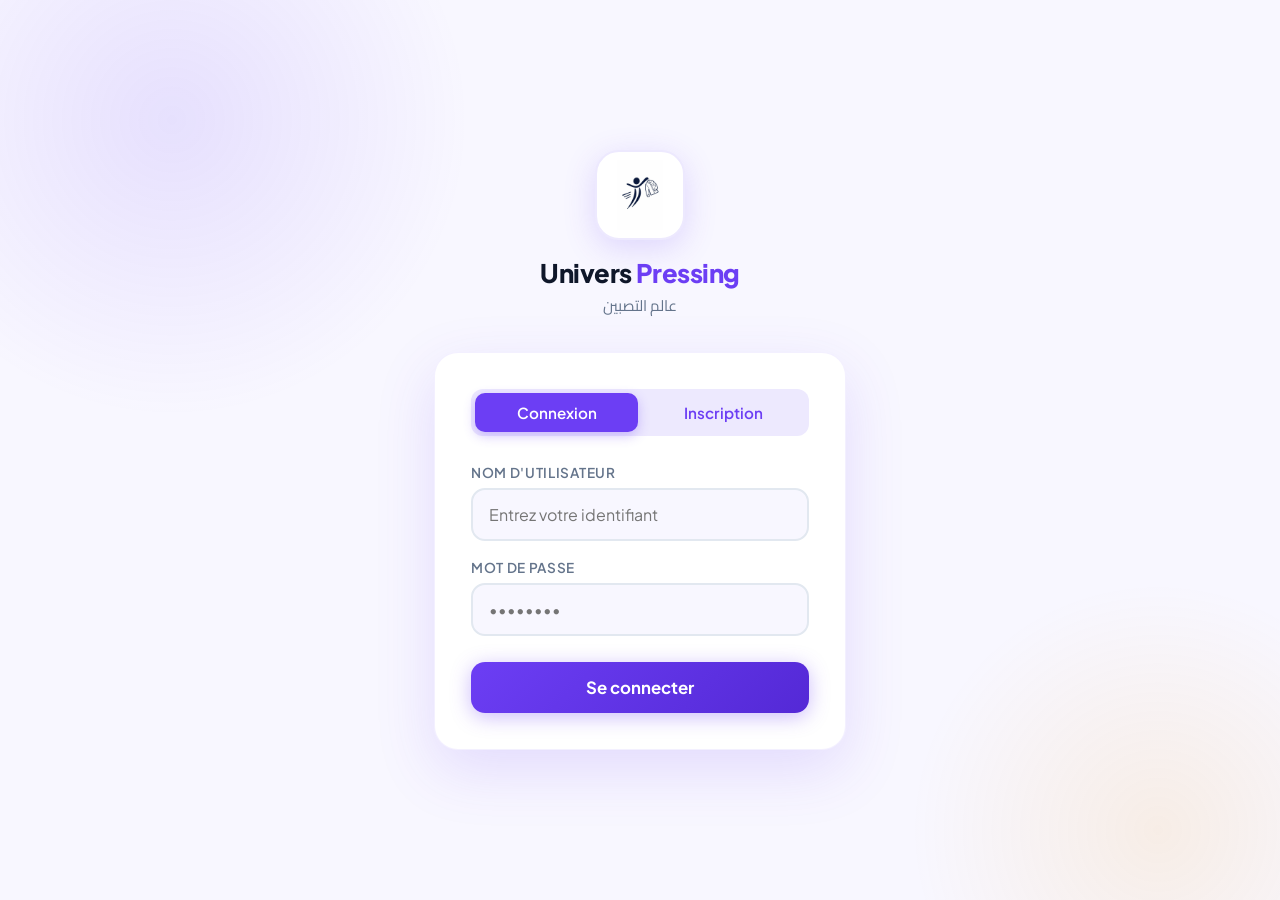
<file: views/templates/login.html>
<!DOCTYPE html>
<html lang="fr">
<head>
<meta charset="UTF-8"/>
<meta name="viewport" content="width=device-width,initial-scale=1.0"/>
<title>Univers Pressing — Connexion</title>
<link rel="preconnect" href="https://fonts.googleapis.com"/>
<link href="https://fonts.googleapis.com/css2?family=Plus+Jakarta+Sans:wght@400;500;600;700;800&family=Cairo:wght@400;600;700&display=swap" rel="stylesheet"/>
<style>
*,*::before,*::after{box-sizing:border-box;margin:0;padding:0}
:root{
  --primary:#6C3EF4;
  --primary-dark:#5429D6;
  --primary-light:#EDE9FE;
  --accent:#F59E0B;
  --navy:#0F172A;
  --white:#FFFFFF;
  --bg:#F8F7FF;
  --card:#FFFFFF;
  --text:#1E293B;
  --muted:#64748B;
  --border:#E2E8F0;
  --success:#10B981;
  --error:#EF4444;
  --radius:14px;
  --shadow:0 20px 60px rgba(108,62,244,0.15);
}
body{
  font-family:'Plus Jakarta Sans',sans-serif;
  background:var(--bg);
  min-height:100vh;
  display:flex;
  align-items:flex-start;
  justify-content:center;
  position:relative;
  overflow-y:auto;
  padding:24px 0;
}
/* Background blobs */
body::before{
  content:'';
  position:fixed;
  top:-20%;left:-10%;
  width:600px;height:600px;
  background:radial-gradient(circle,rgba(108,62,244,0.12) 0%,transparent 70%);
  border-radius:50%;
  pointer-events:none;
}
body::after{
  content:'';
  position:fixed;
  bottom:-20%;right:-10%;
  width:500px;height:500px;
  background:radial-gradient(circle,rgba(245,158,11,0.10) 0%,transparent 70%);
  border-radius:50%;
  pointer-events:none;
}
.login-wrapper{
  width:100%;
  max-width:460px;
  padding:24px;
  position:relative;
  z-index:10;
  margin:auto;
}
/* Brand */
.brand{
  text-align:center;
  margin-bottom:32px;
}
.brand-logo-wrap{
  width:90px;height:90px;
  background:var(--white);
  border-radius:24px;
  display:flex;align-items:center;justify-content:center;
  margin:0 auto 16px;
  box-shadow:0 8px 32px rgba(108,62,244,0.18);
  border:2px solid var(--primary-light);
  overflow:hidden;
}
.brand-logo-wrap img{width:70px;height:70px;object-fit:contain;}
.brand-name{font-size:1.6rem;font-weight:800;color:var(--navy);letter-spacing:-0.02em;}
.brand-name span{color:var(--primary);}
.brand-ar{font-family:'Cairo',sans-serif;font-size:0.95rem;color:var(--muted);margin-top:2px;}
/* Card */
.card{
  background:var(--white);
  border-radius:24px;
  padding:36px;
  box-shadow:var(--shadow);
  border:1px solid rgba(108,62,244,0.08);
}
/* Tabs */
.tabs{
  display:flex;
  background:var(--primary-light);
  border-radius:12px;
  padding:4px;
  margin-bottom:28px;
  gap:4px;
}
.tab-btn{
  flex:1;
  padding:10px;
  border:none;
  background:transparent;
  border-radius:10px;
  font-size:0.95rem;
  font-weight:600;
  font-family:'Plus Jakarta Sans',sans-serif;
  color:var(--primary);
  cursor:pointer;
  transition:all .22s;
}
.tab-btn.active{background:var(--primary);color:var(--white);box-shadow:0 4px 12px rgba(108,62,244,0.3);}
/* Form */
.form-section{display:none;}
.form-section.active{display:block;}
.form-group{margin-bottom:18px;}
.form-group label{
  display:block;
  font-size:0.85rem;
  font-weight:600;
  color:var(--muted);
  margin-bottom:7px;
  text-transform:uppercase;
  letter-spacing:0.05em;
}
.input-wrap{position:relative;}
.input-wrap input{
  width:100%;
  padding:14px 16px;
  border:2px solid var(--border);
  border-radius:var(--radius);
  font-size:1rem;
  font-family:'Plus Jakarta Sans',sans-serif;
  color:var(--text);
  background:var(--bg);
  outline:none;
  transition:all .22s;
}
.input-wrap input:focus{border-color:var(--primary);background:var(--white);box-shadow:0 0 0 4px rgba(108,62,244,0.08);}
.btn-submit{
  width:100%;
  padding:15px;
  background:linear-gradient(135deg,var(--primary) 0%,var(--primary-dark) 100%);
  color:var(--white);
  border:none;
  border-radius:var(--radius);
  font-size:1.05rem;
  font-weight:700;
  font-family:'Plus Jakarta Sans',sans-serif;
  cursor:pointer;
  transition:all .22s;
  margin-top:8px;
  box-shadow:0 4px 20px rgba(108,62,244,0.35);
}
.btn-submit:hover{transform:translateY(-2px);box-shadow:0 8px 28px rgba(108,62,244,0.4);}
.btn-submit:active{transform:translateY(0);}
.btn-submit:disabled{opacity:0.7;cursor:not-allowed;transform:none;}
/* Alert */
.alert{
  padding:12px 16px;
  border-radius:10px;
  font-size:0.9rem;
  font-weight:500;
  margin-bottom:16px;
  display:none;
}
.alert.error{background:#FEF2F2;color:var(--error);border:1px solid #FECACA;}
.alert.success{background:#ECFDF5;color:var(--success);border:1px solid #A7F3D0;}
.alert.show{display:block;}

</style>
</head>
<body>
<div class="login-wrapper">
  <div class="brand">
    <div class="brand-logo-wrap">
      <img src="/static/images/logo.png" alt="Univers Pressing Logo"/>
    </div>
    <div class="brand-name">Univers <span>Pressing</span></div>
    <div class="brand-ar">عالم التصبين</div>
  </div>

  <div class="card">
    <div class="tabs">
      <button class="tab-btn active" onclick="switchTab('login')">Connexion</button>
      <button class="tab-btn" onclick="switchTab('register')">Inscription</button>
    </div>

    <div class="alert" id="alertBox"></div>

    <!-- LOGIN -->
    <div class="form-section active" id="loginForm">
      <div class="form-group">
        <label>Nom d'utilisateur</label>
        <div class="input-wrap">
          <input type="text" id="login_username" placeholder="Entrez votre identifiant" autocomplete="username"/>
        </div>
      </div>
      <div class="form-group">
        <label>Mot de passe</label>
        <div class="input-wrap">
          <input type="password" id="login_password" placeholder="••••••••" autocomplete="current-password"/>
        </div>
      </div>
      <button class="btn-submit" id="loginBtn" onclick="doLogin()">Se connecter</button>
    </div>

    <!-- REGISTER -->
    <div class="form-section" id="registerForm">
      <div class="form-group">
        <label>Nom complet</label>
        <div class="input-wrap">
          <input type="text" id="reg_fullname" placeholder="Ex: Rabia Abderrahmane"/>
        </div>
      </div>
      <div class="form-group">
        <label>Nom d'utilisateur</label>
        <div class="input-wrap">
          <input type="text" id="reg_username" placeholder="Choisissez un identifiant"/>
        </div>
      </div>
      <div class="form-group">
        <label>Mot de passe (6 caractères min)</label>
        <div class="input-wrap">
          <input type="password" id="reg_password" placeholder="••••••••"/>
        </div>
      </div>
      <div style="background:#EDE9FE;border:1px solid #DDD6FE;border-radius:10px;padding:10px 12px;font-size:.82rem;color:#5429D6;margin-bottom:6px">
        ℹ️ L'inscription crée un compte <b>Gérant</b>. Les comptes employés sont créés ensuite par le gérant depuis la page « Employés ».
      </div>
      <button class="btn-submit" id="registerBtn" onclick="doRegister()">Créer mon compte gérant</button>
    </div>
  </div>

</div>

<script>
function switchTab(tab) {
  document.querySelectorAll('.tab-btn').forEach((b,i) => b.classList.toggle('active', (tab==='login'&&i===0)||(tab==='register'&&i===1)));
  document.getElementById('loginForm').classList.toggle('active', tab==='login');
  document.getElementById('registerForm').classList.toggle('active', tab==='register');
  hideAlert();
}

function showAlert(msg, type='error') {
  const a = document.getElementById('alertBox');
  a.textContent = msg;
  a.className = `alert ${type} show`;
}
function hideAlert() {
  document.getElementById('alertBox').className = 'alert';
}

async function doLogin() {
  const btn = document.getElementById('loginBtn');
  const username = document.getElementById('login_username').value.trim();
  const password = document.getElementById('login_password').value;
  if (!username || !password) { showAlert('Remplissez tous les champs'); return; }
  btn.disabled = true; btn.textContent = 'Connexion...';
  try {
    const r = await fetch('/api/auth/login', {
      method:'POST', headers:{'Content-Type':'application/json'},
      body: JSON.stringify({username, password})
    });
    const d = await r.json();
    if (d.success) {
      const dest = d.role === 'employe' ? '/#orders' : '/';
      showAlert(`Bienvenue ${d.full_name} !`, 'success');
      setTimeout(() => window.location.href = '/', 800);
    } else {
      showAlert(d.error || 'Identifiants incorrects');
      btn.disabled = false; btn.textContent = 'Se connecter';
    }
  } catch(e) {
    showAlert('Erreur réseau');
    btn.disabled = false; btn.textContent = 'Se connecter';
  }
}

async function doRegister() {
  const btn = document.getElementById('registerBtn');
  const full_name = document.getElementById('reg_fullname').value.trim();
  const username  = document.getElementById('reg_username').value.trim();
  const password  = document.getElementById('reg_password').value;
  const role      = 'gerant';
  if (!full_name || !username || !password) { showAlert('Remplissez tous les champs'); return; }
  btn.disabled = true; btn.textContent = 'Création...';
  try {
    const r = await fetch('/api/auth/register', {
      method:'POST', headers:{'Content-Type':'application/json'},
      body: JSON.stringify({full_name, username, password, role})
    });
    const d = await r.json();
    if (d.success) {
      showAlert('Compte gérant créé ! Connectez-vous maintenant.', 'success');
      setTimeout(() => switchTab('login'), 1200);
    } else {
      showAlert(d.error || 'Erreur lors de la création');
    }
  } catch(e) {
    showAlert('Erreur réseau');
  } finally {
    btn.disabled = false; btn.textContent = 'Créer mon compte gérant';
  }
}

// Enter key
document.addEventListener('keydown', e => {
  if (e.key === 'Enter') {
    if (document.getElementById('loginForm').classList.contains('active')) doLogin();
    else doRegister();
  }
});
</script>
</body>
</html>
</file>
